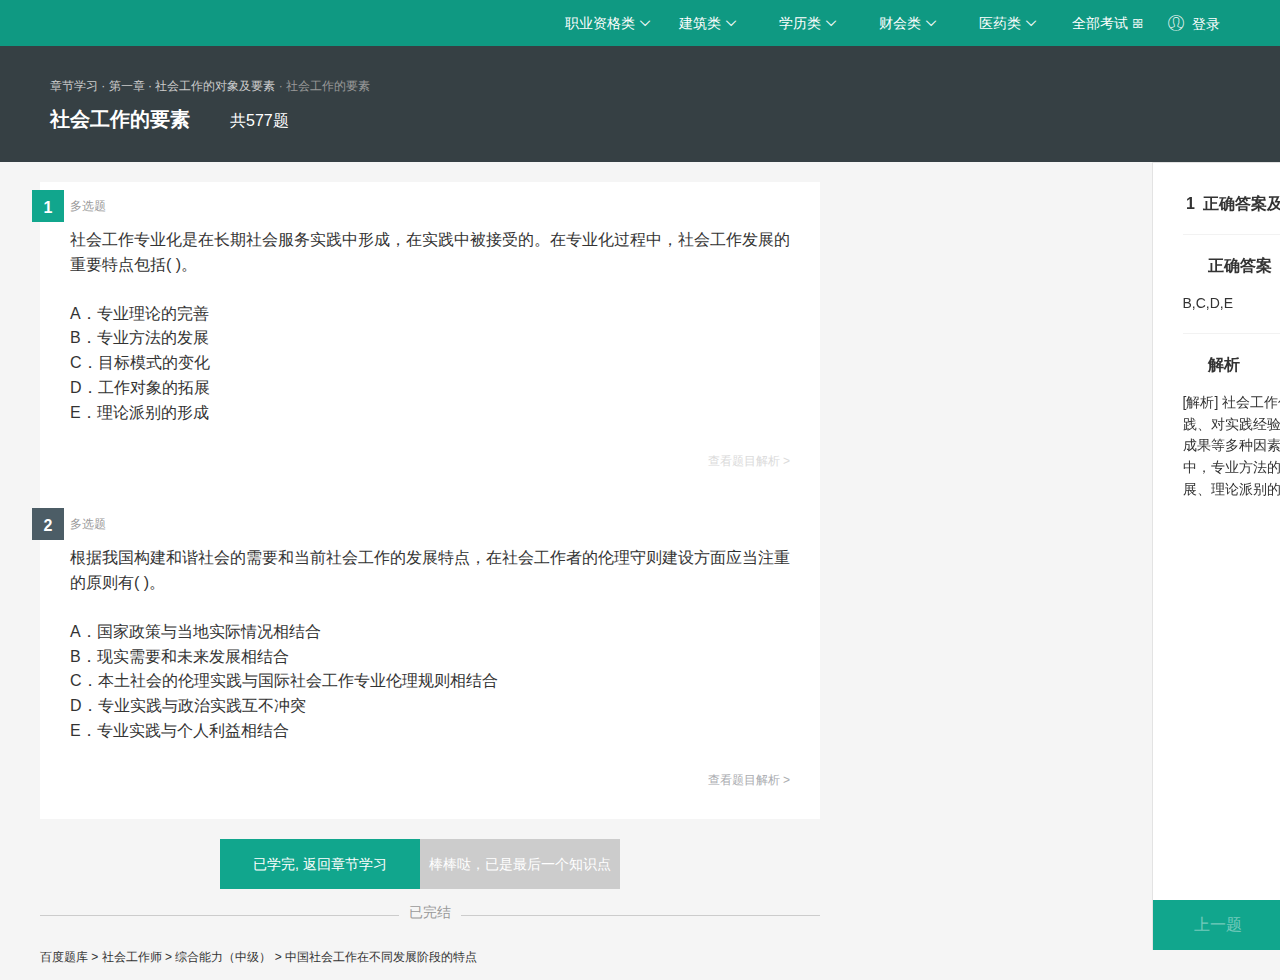
<file: questionList.html>
<!DOCTYPE html>
<html>
	<head>
		<meta charset="UTF-8">
		<title>题目列表-探果</title>
		<link rel="stylesheet" href="css/main.css"></link>
		<link rel="stylesheet" href="css/reset.css" />
		<link rel="stylesheet" href="css/iconfont.css" />
		<link rel="stylesheet" href="css/questionList.css" />
		<link rel="stylesheet" href="css/footer.css" />
	</head>
	<body>
		
		<div class="header">
		<div class="menu">
			<div class="menu-contain clearfix">
				<a><span class="container-logo"></span></a>		
				<div class="contain-login">
	                <div class="login-container">
	                    <i class="login-icon iconfont icon-yonghu"></i>登录
	                </div>
	                <ul class="login-option dis-none">
	                    <li><a href="/">我的首页</a></li>
	                    <li><a href="/">账号设置</a></li>
	                    <li><a href="/">退出</a></li>
	                </ul>
	            </div>
				<ul class="contain-ul">
	                <li class="contain-li contain-li-hashover" data-class="zhiye">
	                     	职业资格类<i class="li-icon iconfont icon-xialajiantouxiao" data-class="zhiye" style="transform: rotate(0deg);"></i>
	                </li>
	                <li class="contain-li contain-li-hashover" data-class="jianzhu">
	                                        建筑类<i class="li-icon iconfont icon-xialajiantouxiao" data-class="jianzhu" style="transform: rotate(0deg);"></i>
	                </li>
	                <li class="contain-li contain-li-hashover" data-class="xueli">
	                                        学历类<i class="li-icon iconfont icon-xialajiantouxiao" data-class="xueli" style="transform: rotate(0deg);"></i>
	                </li>
	                <li class="contain-li contain-li-hashover" data-class="caikuai">
	                                        财会类<i class="li-icon iconfont icon-xialajiantouxiao" data-class="caikuai" style="transform: rotate(0deg);"></i>
	                </li>
	                <li class="contain-li contain-li-hashover" data-class="yiyaolei">
	                                        医药类<i class="li-icon iconfont icon-xialajiantouxiao" data-class="yiyaolei" style="transform: rotate(0deg);"></i>
	                </li>
	                <li class="contain-li contain-li-hashover" data-class="all">
	                                        全部考试<i class="li-icon iconfont icon-yingyongchengxu-xianxing" data-class="all" style="transform: rotate(0deg);"></i>
	                </li>
	            </ul>	
           </div>
		</div>
		<div class="clearfix submenu-container">
		    <div class="submenu clearfix">
		        <ul class="subm-ul zhiye dis-none">
		            <li class="subm-li"><a href="https://tiku.baidu.com/tikupc/homepage/3f0c844769eae009581bec05" target="_blank">社会工作师</a></li>
		            <li class="subm-li"><a href="https://tiku.baidu.com/tikupc/homepage/ed6527d3240c844769eaee05" target="_blank">企业法律顾问</a></li>
		            <li class="subm-li"><a href="https://tiku.baidu.com/tikupc/homepage/1742a8956bec0975f465e205" target="_blank">教师资格证</a></li>
		            <li class="subm-li"><a href="https://tiku.baidu.com/tikupc/homepage/7e0bbb68a98271fe910ef904" target="_blank">助理社会工作师</a></li>
		        </ul>
		        <ul class="subm-ul jianzhu dis-none">
		            <li class="subm-li"><a href="https://tiku.baidu.com/tikupc/homepage/6c020740be1e650e52ea9905" target="_blank">一级建造师</a></li>
		            <li class="subm-li"><a href="https://tiku.baidu.com/tikupc/homepage/6840be1e650e52ea55189805" target="_blank">二级建造师</a></li>
		        </ul>
		        <ul class="subm-ul xueli dis-none">
		            <li class="subm-li"><a href="https://tiku.baidu.com/tikupc/homepage/f3eb19e8b8f67c1cfad6b805" target="_blank">考研</a></li>
		            <li class="subm-li"><a href="https://tiku.baidu.com/tikupc/homepage/1bfd700abb68a98271fefa04" target="_blank">高考</a></li>
		        </ul>
		        <ul class="subm-ul caikuai dis-none">
		            <li class="subm-li"><a href="https://tiku.baidu.com/tikupc/homepage/cd1755270722192e4536f605" target="_blank">会计从业资格</a></li>
		            <li class="subm-li"><a href="https://tiku.baidu.com/tikupc/homepage/0422192e453610661ed9f405" target="_blank">中级会计师</a></li>
		            <li class="subm-li"><a href="https://tiku.baidu.com/tikupc/homepage/403610661ed9ad51f01df205" target="_blank">注册会计师CPA</a></li>
		            <li class="subm-li"><a href="https://tiku.baidu.com/tikupc/homepage/16661ed9ad51f01dc281f105" target="_blank">中级经济师</a></li>
		            <li class="subm-li"><a href="https://tiku.baidu.com/tikupc/homepage/57270722192e45361066f505" target="_blank">初级会计师</a></li>
		        </ul>
		        <ul class="subm-ul jisuanji dis-none">
		            <li class="subm-li"><a href="https://tiku.baidu.com/tikupc/homepage/f83143323968011ca3009105" target="_blank">计算机四级</a></li>
		        </ul>
		        <ul class="subm-ul gongwuyuan dis-none">
		            <li class="subm-li"><a href="https://tiku.baidu.com/tikupc/homepage/5e192279168884868762d605" target="_blank">警察招考</a></li>
		            <li class="subm-li"><a href="https://tiku.baidu.com/tikupc/homepage/0079168884868762caaed505" target="_blank">政法干警</a></li>
		            <li class="subm-li"><a href="https://tiku.baidu.com/tikupc/homepage/4bd97f19227916888486d705" target="_blank">国考</a></li>
		        </ul>
		        <ul class="subm-ul yiyaolei dis-none">
		            <li class="subm-li"><a href="https://tiku.baidu.com/tikupc/homepage/7728915f804d2b160b4ec005" target="_blank">临床执业医师</a></li>
		            <li class="subm-li"><a href="https://tiku.baidu.com/tikupc/homepage/a95f804d2b160b4e767fcf05" target="_blank">临床助理医师</a></li>
		            <li class="subm-li"><a href="https://tiku.baidu.com/tikupc/homepage/e22c2af90242a8956bece404" target="_blank">执业中药师</a></li>
		            <li class="subm-li"><a href="https://tiku.baidu.com/tikupc/homepage/3ef80242a8956bec0975e304" target="_blank">执业西药师</a></li>
		            <li class="subm-li"><a href="https://tiku.baidu.com/tikupc/homepage/542ded630b1c59eef8c7b405" target="_blank">护士资格</a></li>
		        </ul>
		        <div class="all-exm all dis-none">
		            <div class="all-ul">
		                <span class="all-ul-title">
		                    <i class="title-icon iconfont icon-iconfontshu"></i>
		                    职业资格类
		                </span>
		                <ul class="all-list clearfix">
		                    <li class="all-list-li"><a href="https://tiku.baidu.com/tikupc/homepage/3f0c844769eae009581bec05" target="_blank">社会工作师</a></li>
		                    <li class="all-list-li"><a href="https://tiku.baidu.com/tikupc/homepage/ed6527d3240c844769eaee05" target="_blank">企业法律顾问</a></li>
		                    <li class="all-list-li"><a href="https://tiku.baidu.com/tikupc/homepage/1742a8956bec0975f465e205" target="_blank">教师资格证</a></li>
		                    <li class="all-list-li"><a href="https://tiku.baidu.com/tikupc/homepage/7e0bbb68a98271fe910ef904" target="_blank">助理社会工作师</a></li>
		                </ul>
		            </div>
		            <div class="all-ul">
		                <span class="all-ul-title">
		                    <i class="title-icon iconfont icon-iconfontshu"></i>
		                    建筑类
		                </span>
		                <ul class="all-list clearfix">
		                    <li class="all-list-li"><a href="https://tiku.baidu.com/tikupc/homepage/6c020740be1e650e52ea9905" target="_blank">一级建造师</a></li>
		                    <li class="all-list-li"><a href="https://tiku.baidu.com/tikupc/homepage/6840be1e650e52ea55189805" target="_blank">二级建造师</a></li>
		                </ul>
		            </div>
		            <div class="all-ul">
		                <span class="all-ul-title">
		                    <i class="title-icon iconfont icon-iconfontshu"></i>
		                    学历类
		                </span>
		                <ul class="all-list clearfix">
		                    <li class="all-list-li"><a href="https://tiku.baidu.com/tikupc/homepage/f3eb19e8b8f67c1cfad6b805" target="_blank">考研</a></li>
		                    <li class="all-list-li"><a href="https://tiku.baidu.com/tikupc/homepage/1bfd700abb68a98271fefa04" target="_blank">高考</a></li>
		                </ul>
		            </div>
		            <div class="all-ul">
		                <span class="all-ul-title">
		                    <i class="title-icon iconfont icon-iconfontshu"></i>
		                    	财会类
		                </span>
		                <ul class="all-list clearfix">
		                    <li class="all-list-li"><a href="https://tiku.baidu.com/tikupc/homepage/cd1755270722192e4536f605" target="_blank">会计从业资格</a></li>
		                    <li class="all-list-li"><a href="https://tiku.baidu.com/tikupc/homepage/0422192e453610661ed9f405" target="_blank">中级会计师</a></li>
		                    <li class="all-list-li"><a href="https://tiku.baidu.com/tikupc/homepage/403610661ed9ad51f01df205" target="_blank">注册会计师CPA</a></li>
		                    <li class="all-list-li"><a href="https://tiku.baidu.com/tikupc/homepage/16661ed9ad51f01dc281f105" target="_blank">中级经济师</a></li>
		                    <li class="all-list-li"><a href="https://tiku.baidu.com/tikupc/homepage/57270722192e45361066f505" target="_blank">初级会计师</a></li>
		                </ul>
		            </div>
		            <div class="all-ul">
		                <span class="all-ul-title">
		                    <i class="title-icon iconfont icon-iconfontshu"></i>
		                    	计算机类
		                </span>
		                <ul class="all-list clearfix">
		                    <li class="all-list-li"><a href="https://tiku.baidu.com/tikupc/homepage/f83143323968011ca3009105" target="_blank">计算机四级</a></li>
		                </ul>
		            </div>
		            <div class="all-ul">
		                <span class="all-ul-title">
		                    <i class="title-icon iconfont icon-iconfontshu"></i>
		                    	公务员
		                </span>
		                <ul class="all-list clearfix">
		                    <li class="all-list-li"><a href="https://tiku.baidu.com/tikupc/homepage/5e192279168884868762d605" target="_blank">警察招考</a></li>
		                    <li class="all-list-li"><a href="https://tiku.baidu.com/tikupc/homepage/0079168884868762caaed505" target="_blank">政法干警</a></li>
		                    <li class="all-list-li"><a href="https://tiku.baidu.com/tikupc/homepage/4bd97f19227916888486d705" target="_blank">国考</a></li>
		                </ul>
		            </div>
		            <div class="all-ul">
		                <span class="all-ul-title">
		                    <i class="title-icon iconfont icon-iconfontshu"></i>
		                   	 	医药类
		                </span>
		                <ul class="all-list clearfix">
		                    <li class="all-list-li"><a href="https://tiku.baidu.com/tikupc/homepage/7728915f804d2b160b4ec005" target="_blank">临床执业医师</a></li>
		                    <li class="all-list-li"><a href="https://tiku.baidu.com/tikupc/homepage/a95f804d2b160b4e767fcf05" target="_blank">临床助理医师</a></li>
		                    <li class="all-list-li"><a href="https://tiku.baidu.com/tikupc/homepage/e22c2af90242a8956bece404" target="_blank">执业中药师</a></li>
		                    <li class="all-list-li"><a href="https://tiku.baidu.com/tikupc/homepage/3ef80242a8956bec0975e304" target="_blank">执业西药师</a></li>
		                    <li class="all-list-li"><a href="https://tiku.baidu.com/tikupc/homepage/542ded630b1c59eef8c7b405" target="_blank">护士资格</a></li>
		                </ul>
		            </div>
		        </div>
		    </div>
		    </div>
	</div>
	
	<div class="content-wp">
        <div class="main">
        	<div class="title-bar">
			    <div class="title-inner">
			        <ul class="paper-crumbs clearfix">
			            <a href="/tikupc/chapterlist/7e0bbb68a98271fe910ef904-1087-knowpoint-11#dct-0" class="crumbs-link">
			                <li>章节学习</li>
			                
			                    <li>&nbsp;·&nbsp;第一章</li>
			                
			                
			                    <li>&nbsp;·&nbsp;社会工作的对象及要素</li>
			                
			                <li class="last">&nbsp;·&nbsp;社会工作的要素</li>
			            </a>
			        </ul>
			        <ul class="quic-nav clearfix">
			            <li class="title">社会工作的要素</li>
			            <li class="count">共577题</li>
			            
			            
			        </ul>
			        <!-- <a class="download-btn-wrap">
			            <span class="download-btn">
			                <span class="donwload-text">知识点详情</span>
			            </span>
			        </a> -->
			    </div>
			</div>
        
        	<div class="bd-content" style="visibility: visible;">
        <div class="quelist-wrap" style="left: 0px;">
            
                
                    <div class="question-box que-multi  selected-quescontainer" data-id="e30a34e79b89680203d82596" data-index="0">
    <div class="question-box-inner">
        <span class="queindex-wrap"><span class="queindex">1</span></span>
        
        <span class="pieces">
            
                多选题
            
            
        </span>
        
        <div class="que-stem">
            <div class="questem-inner bdjson">
               <p><span>社会工作专业化是在长期社会服务实践中形成，在实践中被接受的。在专业化过程中，社会工作发展的重要特点包括(  )。</span><br><br><span>                A．专业理论的完善</span><br><span>B．专业方法的发展</span><br><span>C．目标模式的变化</span><br><span>D．工作对象的拓展</span><br><span>E．理论派别的形成</span><br></p>
            </div>
        </div>
        
        <div class="view-analyse">
    
    <!-- <a class="view-collect" href="//gaokao.baidu.com/web/singledetail/e30a34e79b89680203d82596">收藏</a>
    <a class="view-err" href="//gaokao.baidu.com/web/singledetail/e30a34e79b89680203d82596">纠错</a> -->
    <a class="view-link" href="//tiku.baidu.com/tikupc/singledetail/e30a34e79b89680203d82596">查看题目解析 &gt;</a>
</div>

    </div>
</div>

                
            
                
                    <div class="question-box que-multi last" data-id="6f9c1a0bf78a6529647d5362" data-index="1">
    <div class="question-box-inner">
        <span class="queindex-wrap"><span class="queindex">2</span></span>
        
        <span class="pieces">
            
                多选题
            
            
        </span>
        
        <div class="que-stem">
            <div class="questem-inner bdjson">
               <p><span>根据我国构建和谐社会的需要和当前社会工作的发展特点，在社会工作者的伦理守则建设方面应当注重的原则有(  )。</span><br><br><span>                A．国家政策与当地实际情况相结合</span><br><span>B．现实需要和未来发展相结合</span><br><span>C．本土社会的伦理实践与国际社会工作专业伦理规则相结合</span><br><span>D．专业实践与政治实践互不冲突</span><br><span>E．专业实践与个人利益相结合</span><br></p>
            </div>
        </div>
        
        <div class="view-analyse">
    
    <!-- <a class="view-collect" href="//gaokao.baidu.com/web/singledetail/6f9c1a0bf78a6529647d5362">收藏</a>
    <a class="view-err" href="//gaokao.baidu.com/web/singledetail/6f9c1a0bf78a6529647d5362">纠错</a> -->
    <a class="view-link" href="//tiku.baidu.com/tikupc/singledetail/6f9c1a0bf78a6529647d5362">查看题目解析 &gt;</a>
</div>

    </div>
</div>

                
            

            <div class="nexttolearn">
    <div class="next-inner clearfix">
        
        
            <a href="/tikupc/chapterlist/3f0c844769eae009581bec05-152-knowpoint-11#dct-0" class="tolearn">已学完, 返回章节学习</a>
        
        
            <a class="next-done">棒棒哒，已是最后一个知识点</a>
        
    </div>

    <span class="done" style="margin-left: -31px; left: 50%;">
        
            已完结
        
    </span>
</div>



                <div class="crumbs">
                    <a href="//tiku.baidu.com/">百度题库</a> &gt;
                    <a href="/tikupc/chapterlist/3f0c844769eae009581bec05-0-knowpoint-11">社会工作师</a> &gt;
                    <a href="/tikupc/chapterlist/3f0c844769eae009581bec05-152-knowpoint-11">综合能力（中级）</a> &gt;
                    <span>中国社会工作在不同发展阶段的特点</span>
                 </div>

        </div>
        <div class="queanalyse-wrap" style="position: fixed; left: 1151.5px; top: 162px; height: 757px; display: block;">
   <div class="close-btn"></div>
   <div class="content-wrap" id="queanalyse-content" tabindex="0" style="overflow: hidden; position: relative; outline: none;">
      <div class="analyse-content" style="transform: translate3d(0px, 0px, 0px);"><div class="que-title-wrap"> <div class="title"> <span class="content-wrap"> <span class="dt-index">1</span> <span class="content"> <span style="display:  none "> 第(0)小题</span>正确答案及相关解析 </span> </span> </div> <hr style="display:  none "></div><div class="exam-answer"> <h3 class="exam-answer-title">正确答案</h3>  <div class="answer-item"> <div class="content exam-answer-content bdjson"> <p><span>B,C,D,E</span></p> </div> </div> </div><div class="exam-analysis exam-info"> <h3 class="exam-analysis-title"><span class="ic analysis-ic">解析</span></h3> <div class="content exam-analysis-content bdjson"> <p><span>[解析] 社会工作作为一个专业是在长期的社会服务实践、对实践经验的总结和不断借用其他学科的新的研究成果等多种因素的共同影响下形成的。在其专业化过程中，专业方法的发展、目标模式的变化、工作对象的拓展、理论派别的形成成为社会工作发展的重要特点。</span></p> </div></div> </div>
   <div id="ascrail2000" class="nicescroll-rails nicescroll-rails-vr" style="width: 5px; z-index: 5555; cursor: default; position: absolute; top: 0px; right: 0px; touch-action: none; height: 859px; opacity: 0; display: none;"><div class="nicescroll-cursors" style="position: relative; top: 0px; float: right; width: 5px; height: 0px; background-color: rgb(219, 219, 219); border: 0px; background-clip: padding-box; border-radius: 5px; touch-action: none;"></div></div><div id="ascrail2000-hr" class="nicescroll-rails nicescroll-rails-hr" style="height: 5px; z-index: 5555; position: absolute; left: 0px; bottom: 0px; cursor: default; width: 354px; opacity: 0; display: none;"><div class="nicescroll-cursors" style="position: absolute; top: 0px; height: 5px; width: 0px; background-color: rgb(219, 219, 219); border: 0px; background-clip: padding-box; border-radius: 5px; left: 0px;"></div></div></div>
   <div class="toolbar ui-border-top">
        <ul class="toolbar-ul">
            <li class="pre-li disable"><span class="pre">上一题</span></li>
            <li class="center-li">
                <span class="current">1</span>/<span class="total">2</span>
            </li>
            <li class="next-li"><span class="next">下一题</span></li>
        </ul>
    </div>
</div>


    </div>
        </div>
    </div>
</body>
<script type="text/javascript" src="js/jquery-3.3.1.min.js" ></script>
<script type="text/javascript" src="js/index.js" ></script>
</html>
</file>
<file: css/main.css>
.header {
	width : 100%;
	position: relative;
	font-size: 14px;
}
.header .menu {
	width: 100%;
	background-color: #0f9982;
	color: #fff;
}
.header .menu .menu-contain {
    width: 1180px;
    height: 46px;
    line-height: 46px;
    background-color: #0f9982;
    margin: auto;
}
.header .menu .menu-contain .container-logo {
	float: left;
	width: 100px;
	height: 31px;
	margin-top: 7.5px;
	background-image: url(//wkstatic.bdimg.com/static/gaokao/static/miti/tikucommon/widget/tpl/pc/header/images/logo_731bc32.png);
}
.header .menu .menu-contain .contain-login {
    position: relative;
    float: right;
    height: 46px;
    text-align: center;
}
.header .menu .menu-contain .contain-ul {
    float: right;
}
.header .menu .menu-contain .contain-ul .contain-li {
	float: left;
	width: 100px;
	text-align: center;
	cursor: pointer;
}
.header .menu .menu-contain .contain-login .login-container {
    height: 46px;
    cursor: pointer;
    padding: 0 10px;
    height: 100%;
}
.header .menu .menu-contain .contain-login .login-option {
    font-size: 12px;
    position: absolute;
    background-color: #313e45;
    width: 70px;
    top: 46px;
    left: 0px;
    z-index: 9999;
}
.header .menu .menu-contain .contain-login .login-option li {
    height: 30px;
    line-height: 30px;
}
.header .menu .menu-contain .contain-login .login-option li a {
    color: #ccc;
}
.header .menu .menu-contain .contain-ul li .li-icon {
    font-size: 12px;
    margin-left: 4px;
    display: inline-block;
    -webkit-transform: rotate(0deg);
    -ms-transform: rotate(0deg);
    transform: rotate(0deg);
    -webkit-transform-origin: 50% 50% 0;
    -ms-transform-origin: 50% 50% 0;
    transform-origin: 50% 50% 0;
    -webkit-transition: -webkit-transform .2s ease-in 0s;
    transition: transform .2s ease-in 0s;
}
.header .menu .menu-contain .contain-ul .contain-li:hover {
    background-color: #fff;
    color: #11a68d;
}
.header .menu .menu-contain .contain-ul .li-hover {
    background-color: #fff;
    color: #11a68d;
}
.header .menu .menu-contain .contain-login .login-container {
    height: 46px;
    cursor: pointer;
    padding: 0 10px;
    height: 100%;
}
.header .menu .menu-contain .contain-login .login-icon {
    margin-right: 8px;
}
.header .submenu-container {
    width: 100%;
    background-color: #fff;
    filter: alpha(opacity=95);
    overflow: hidden;
    position: absolute;
    z-index: 6666;
    box-shadow: 2px 3px 5px rgba(0,0,0,.3);
}
.header .submenu {
    width: 1182px!important;
    margin: 0 auto!important;
    background-color: #fff;
    color: #fff;
}
.header .submenu .subm-ul {
    float: left;
    margin: 3px 0;
}
.header .submenu .subm-ul .subm-li {
    float: left;
    width: 118px;
    height: 40px;
    line-height: 40px;
    text-align: center;
}
.header .submenu .subm-ul .subm-li a {
    color: #333;
}
.dis-none {
    display: none;
}
.header .submenu .all-exm {
    margin: 3px 0;
}
.header .submenu .all-exm .all-ul .all-ul-title {
    position: relative;
    float: left;
    width: 118px;
    height: 40px;
    line-height: 40px;
    text-indent: 22px;
    color: #999;
}
.header .submenu .all-exm .all-ul .all-list {
    margin-left: 118px;
}
.header .submenu .all-exm .all-ul .title-icon {
    color: #149987;
    font-size: 12px;
    margin-right: 5px;
}
.header .submenu .all-exm .all-ul .all-list .all-list-li {
    float: left;
    width: 118px;
    height: 40px;
    line-height: 40px;
    text-align: center;
}
.clearfix:after {
    content: ".";
    display: block;
    height: 0;
    clear: both;
    visibility: hidden;
}
.header .submenu .all-exm .all-ul .all-list .all-list-li a:hover {
    text-decoration: none;
    color: #149987;
}
</file>
<file: css/iconfont.css>
@font-face {font-family: "iconfont";
  src: url('iconfont.eot?t=1518058064622'); /* IE9*/
  src: url('iconfont.eot?t=1518058064622#iefix') format('embedded-opentype'), /* IE6-IE8 */
  url('[data-uri]') format('woff'),
  url('iconfont.ttf?t=1518058064622') format('truetype'), /* chrome, firefox, opera, Safari, Android, iOS 4.2+*/
  url('iconfont.svg?t=1518058064622#iconfont') format('svg'); /* iOS 4.1- */
}

.iconfont {
  font-family:"iconfont" !important;
  font-size:16px;
  font-style:normal;
  -webkit-font-smoothing: antialiased;
  -moz-osx-font-smoothing: grayscale;
}

.icon-unie047:before { content: "\e69e"; }

.icon-unie048:before { content: "\e69f"; }

.icon-iconfontshu:before { content: "\e622"; }

.icon-yonghu:before { content: "\e619"; }

.icon-yingyongchengxu-xianxing:before { content: "\e8a1"; }

.icon-xialajiantouxiao:before { content: "\e87e"; }

.icon-shouqijiantouxiao:before { content: "\e892"; }

.icon-jiantoushang:before { content: "\e62d"; }

.icon-jiantouyou:before { content: "\e630"; }

.icon-jiantouxia:before { content: "\e62e"; }

.icon-fenlei:before { content: "\e62f"; }
</file>
<file: css/questionList.css>
.content-wp {
    background-color: #f5f5f5;
}
.content-wp {
    min-height: 500px;
}
.main {
    width: auto;
    _position: relative;
    _right: -3px;
    _margin-left: -3px;
}
.title-bar {
    height: 96px;
    padding-bottom: 20px;
    background-color: #364044;
}
.title-bar .title-inner {
    height: 100%;
    position: relative;
    width: 1180px;
    margin: 0 auto;
}
.title-bar .title-inner .paper-crumbs {
    padding-top: 33px;
}
.title-bar .title-inner .paper-crumbs li {
    float: left;
    color: #ccc;
}
.title-bar .title-inner .paper-crumbs li.last {
    color: #999;
}
.title-bar .title-inner .quic-nav {
    margin-top: 11px;
}
.title-bar .title-inner .quic-nav li.title {
    margin-top: 0;
    font-size: 20px;
    padding-left: 0;
    border-right: 0;
    font-weight: 700;
}
.title-bar .title-inner .quic-nav li {
    float: left;
    color: #fff;
    font-size: 14px;
    margin-top: 4px;
    padding: 0 20px;
    border-right: 1px solid #4c5d66;
}
.title-bar .title-inner .quic-nav li {
    float: left;
    font-size: 16px;
    text-align: center;
    cursor: pointer;
    padding: 0 20px;
}
.title-bar .title-inner .quic-nav li:last-child {
    border-right: 0;
}
.bd-content {
    visibility: hidden;
    width: 1200px;
    margin: 0 auto;
    position: relative;
}
.quelist-wrap {
    width: 780px;
    position: relative;
    left: 217px;
    padding-top: 20px;
}
.quelist-wrap {
    width: 780px;
    position: relative;
    left: 217px;
}
.quelist-wrap {
    width: 780px;
    position: relative;
    left: 217px;
}
.quelist-wrap .question-box .question-box-inner {
    position: relative;
    padding: 45px 30px 30px;
    background-color: #FFF;
}
.quelist-wrap .question-box .question-box-inner .queindex-wrap {
    position: absolute;
    top: 8px;
    left: -8px;
    display: inline-block;
    width: 32px;
    height: 32px;
    background-color: #4c5d66;
    font-size: 16px;
    font-weight: 700;
    color: #FFF;
    line-height: 35px;
    text-align: center;
}
.quelist-wrap .question-box .question-box-inner .que-stem {
    font-size: 16px; 
    color: #333; 
}
.selected-quescontainer .queindex-wrap {
    background-color: #11a68d!important;
}
.quelist-wrap .question-box .question-box-inner .queindex-wrap {
    position: absolute;
    top: 8px;
    left: -8px;
    display: inline-block;
    width: 32px;
    height: 32px;
    background-color: #4c5d66;
    font-size: 16px;
    font-weight: 700;
    color: #FFF;
    line-height: 35px;
    text-align: center;
}
.quelist-wrap .question-box .question-box-inner .pieces {
    position: absolute;
    top: 7px;
    left: 30px;
    line-height: 35px;
    color: #999;
}
.quelist-wrap .question-box .question-box-inner .pieces {
    position: absolute;
    top: 7px;
    left: 30px;
    line-height: 35px;
    color: #999;
}
.bdjson p {
    line-height: 1.5;
}
.bdjson span, .bdjson img {
    vertical-align: middle;
}
.quelist-wrap .question-box .question-box-inner .view-analyse {
    padding-top: 30px;
    text-align: right;
}
.quelist-wrap .question-box .question-box-inner .view-analyse a {
    color: #aaacb0;
    padding-left: 27px;
}
.selected-quescontainer .view-analyse .view-link {
    color: #dbdbdb!important;
}
.quelist-wrap .last {
    margin-bottom: 0;
}
.quelist-wrap .last {
    margin-bottom: 0;
}
.nexttolearn {
    padding-top: 20px;
    padding-bottom: 26px;
    font-size: 14px;
    position: relative;
    border-bottom: 1px solid #ccc;
    margin-bottom: 20px;
}
.nexttolearn .next-inner {
    height: 50px;
    width: 420px;
    margin: auto;
}
.nexttolearn .done {
    position: absolute;
    bottom: -7px;
    left: 290px;
    background-color: #f5f5f5;
    color: #999;
    padding: 0 10px;
}
.nexttolearn .next-inner a {
    display: block;
    float: left;
    width: 200px;
    height: 50px;
    background-color: #11a68d;
    color: #fff;
    line-height: 50px;
    text-align: center;
}
.nexttolearn .next-inner a.next-done, .nexttolearn .next-inner a.tolearn-done {
    background-color: #ccc;
}
.nexttolearn .done {
    position: absolute;
    bottom: -7px;
    left: 290px;
    background-color: #f5f5f5;
    color: #999;
    padding: 0 10px;
}
.crumbs {
    margin-top: 34px;
    margin-bottom: 14px;
}
.crumbs a {
    color: #333;
}
.queanalyse-wrap {
    display: none;
    width: 354px;
    height: 565px;
    border-left: 1px solid #e3e3e3;
    border-right: 1px solid #e3e3e3;
    border-top: 1px solid #e3e3e3;
    padding: 30px 15px 0 30px;
    background-color: #FFF;
    z-index: 5555;
}
.queanalyse-wrap .close-btn {
    position: absolute;
    display: inline-block;
    width: 12px;
    height: 12px;
    right: 10px;
    top: 8px;
    cursor: pointer;
    background: url(//wkstatic.bdimg.com/static/gaokao/static/miti/tikupc/widget/chapterdetail/queanalyse/images/icon-close_ea002a8.png) center center no-repeat;
}
.queanalyse-wrap .content-wrap {
    height: 100%;
    overflow-y: auto;
}
.queanalyse-wrap .analyse-content {
    padding: 0 7px 50px 0;
}
.que-title-wrap {
    position: relative;
    padding-bottom: 20px;
    border-bottom: 1px solid #f2f2f2;
}
.que-title-wrap .title {
    z-index: 19;
}
.que-title-wrap .title .content-wrap {
    background-color: #FFF;
    font-size: 16px;
    font-weight: 700;
}
.que-title-wrap .title .content-wrap .dt-index {
    display: inline-block;
    min-width: 16px;
    height: 16px;
    text-align: center;
    line-height: 16px;
    color: #333;
}
.que-title-wrap .title .content-wrap {
    background-color: #FFF;
    font-size: 16px;
    font-weight: 700;
}
.que-title-wrap .title .content-wrap {
    background-color: #FFF;
    font-size: 16px;
    font-weight: 700;
}
.exam-answer {
    margin: 20px 0;
}
.exam-answer .exam-answer-title {
    font-size: 16px;
    font-weight: 700;
    margin-bottom: 15px;
    background: url(//wkstatic.bdimg.com/static/gaokao/static/miti/tikupc/widget/chapterdetail/queanalyse/images/answer-ic_e2a51c3.png) left center no-repeat;
    background-size: 14px 18px;
    padding-left: 25px;
}
.exam-answer .exam-answer-content {
    font-size: 14px;
}
.bdjson p {
    line-height: 1.5;
}
.bdjson span, .bdjson img {
    vertical-align: middle;
}
.exam-info {
    border-top: 1px solid #f2f2f2;
    padding: 20px 0;
    font-size: 14px;
    color: #333;
}
.exam-info h3 {
    font-size: 16px;
    font-weight: 700;
    margin-bottom: 15px;
}
.exam-info .analysis-ic {
    background: url(//wkstatic.bdimg.com/static/gaokao/static/miti/tikupc/widget/chapterdetail/queanalyse/images/analyse-ic_9ed7fd8.png) left center no-repeat;
    background-size: 18px 18px;
}
.exam-info .ic {
    display: inline-block;
    padding-left: 25px;
}
.queanalyse-wrap .toolbar {
    position: absolute;
    left: 0;
    bottom: 0;
    width: 100%;
    height: 50px;
    background-color: #11a68d;
    z-index: 99999;
}
.queanalyse-wrap .toolbar .toolbar-ul {
    height: 100%;
    line-height: 50px;
    font-size: 16px;
    color: #FFF;
}
.queanalyse-wrap .toolbar .toolbar-ul .disable {
    cursor: default;
}
.queanalyse-wrap .toolbar .toolbar-ul .pre-li {
    cursor: pointer;
}
.queanalyse-wrap .toolbar .toolbar-ul .disable {
    opacity: .4;
}
.queanalyse-wrap .toolbar .toolbar-ul li {
    width: 33%;
    float: left;
    text-align: center;
}
.queanalyse-wrap .toolbar .toolbar-ul .disable {
    cursor: default;
}
.queanalyse-wrap .toolbar .toolbar-ul .center-li {
    text-align: center;
}
.queanalyse-wrap .toolbar .toolbar-ul .center-li .current {
    color: #fff;
    margin-right: 3px;
}
.queanalyse-wrap .toolbar .toolbar-ul .next-li:not(.disable) {
    cursor: pointer;
}
.bdjson p {
    line-height: 1.5;
}
.clearfix:after {
    content: ".";
    display: block;
    height: 0;
    clear: both;
    visibility: hidden;
}
.body:after, .main:after {
    clear: both;
    display: block;
    visibility: hidden;
    overflow: hidden;
    height: 0!important;
    line-height: 0;
    font-size: xx-large;
    content: " x x x x x x x x x x x x x x x x x x x x x x x x x x x x x x x x x x x x x x x x x x x x x x x x x x x x x x x x x x x x x x x x x x x x x x x x x x x x x x x x x x x x x x x x x x x x ";
}
</file>
<file: css/footer.css>
.footer {
    width: 100%;
    background-color: #343f45;
}
.footer .footer-contain {
    width: 1180px;
    padding: 40px 0;
    margin: auto;
    background-color: #343f45;
    font-size: 14px;
}
.footer .footer-contain .intro {
    float: left;
    width: 360px;
    height: 125px;
    border-right: 1px solid #39464d;
}
.footer .footer-contain .title {
    height: 40px;
    line-height: 40px;
    color: #149987;
}
.footer .footer-contain .intro p {
    padding-right: 30px;
}
.footer .footer-contain p {
    color: #ccc;
    line-height: 24px;
}
.footer .footer-contain .connect, .footer .footer-contain .suggest {
    box-sizing: border-box;
    width: 210px;
    height: 125px;
    padding-left: 25px;
    float: left;
    border-right: 1px solid #39464d;
}
.footer .footer-contain .iconfont {
    font-size: 14px;
}
.footer .footer-contain .connect, .footer .footer-contain .suggest {
    box-sizing: border-box;
    width: 210px;
    height: 125px;
    padding-left: 25px;
    float: left;
    border-right: 1px solid #39464d;
}
.footer .footer-contain .suggest {
    width: 190px;
}
.footer .footer-contain .cooperation {
    float: left;
    padding-left: 50px;
    position: relative;
    width: 410px;
    box-sizing: border-box;
}
.footer .footer-contain .cooperation .left, .footer .footer-contain .cooperation .right {
    position: absolute;
    top: 13px;
    left: 140px;
    display: inline-block;
    float: left;
    width: 10px;
    height: 10px;
    color: #39464c;
    text-align: center;
    cursor: pointer;
}
.footer .footer-contain .cooperation .right {
    left: 155px;
}
.footer .footer-contain .cooperation .coo-view .contain-ul {
    width: 366px;
    position: absolute;
}
.footer .footer-contain .cooperation .coo-view .contain-ul .contain-li:nth-child(1) {
    margin-bottom: 10px;
}
.footer .footer-contain .cooperation .coo-view .contain-ul .contain-li {
    float: left;
    width: 75px;
    height: 30px;
    margin-right: 22px;
}
.footer .footer-contain .cooperation .coo-view .contain-ul .contain-li .contain-link {
    display: inline-block;
    overflow: hidden;
    width: 100%;
    height: 100%;
    opacity: .8;
}
.footer .bottom {
    min-width: 1180px;
    color: #999;
    height: 46px;
    line-height: 46px;
    text-align: center;
    background-color: #39464d;
}
.footer .footer-contain .cooperation .coo-view {
    width: 366px;
    overflow: hidden;
}
.footer .footer-contain .cooperation .coo-view .contain-ul .contain-li:nth-child(2) {
    margin-bottom: 10px;
}
.footer .footer-contain .cooperation .coo-view .contain-ul .contain-li:nth-child(3) {
    margin-bottom: 10px;
}
.footer .footer-contain .cooperation .coo-view .contain-ul .contain-li:first-child+li+li+li, .footer .footer-contain .cooperation .coo-view .contain-ul .contain-li:first-child+li+li+li+li+li+li+li {
    margin-right: 0;
}
</file>
